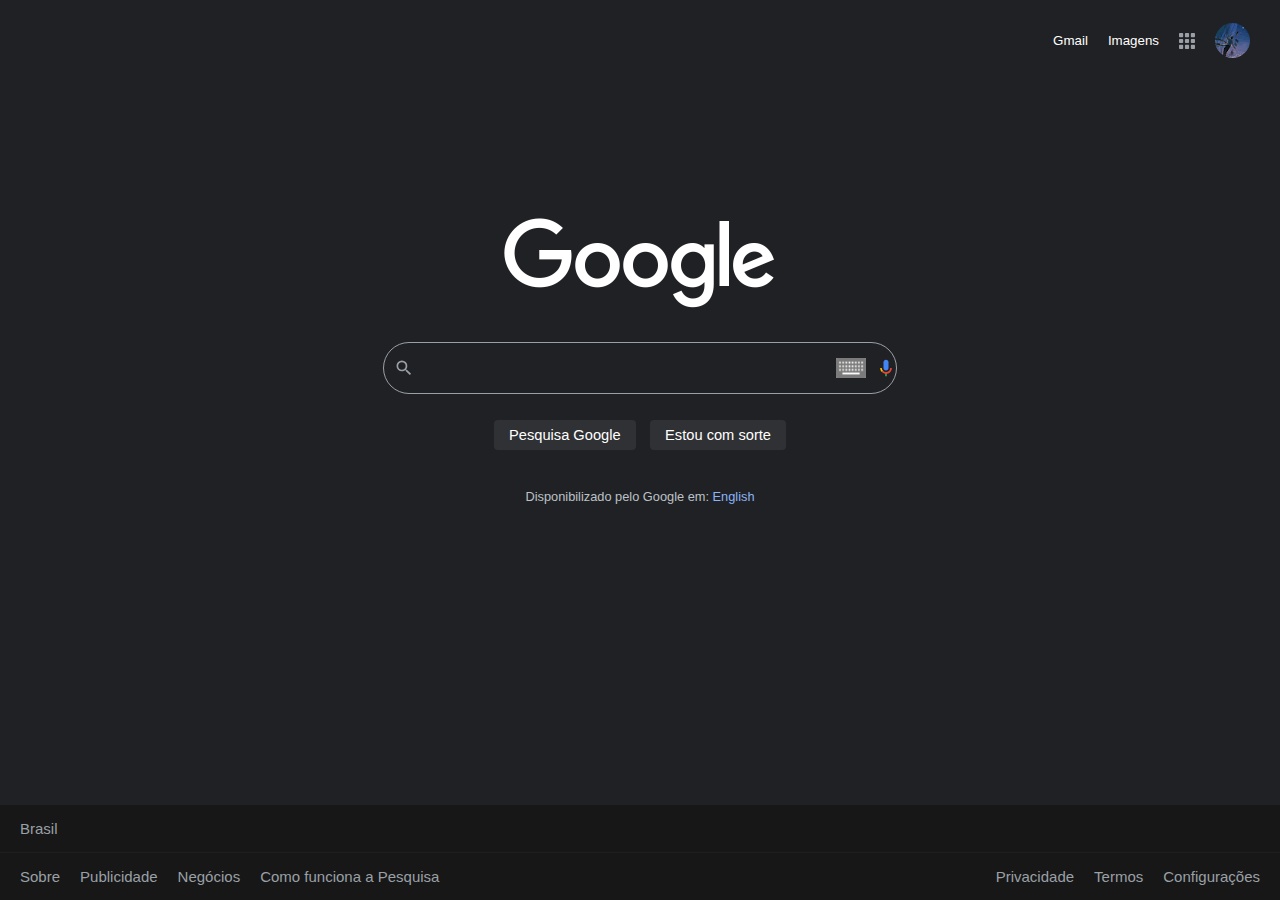
<file: google-homepage-clone/index.html>
<!DOCTYPE html>
<html>
<head>
    <meta charset='utf-8'>
    <meta http-equiv='X-UA-Compatible' content='IE=edge'>
    <title>Google</title>
    <meta name='viewport' content='width=device-width, initial-scale=1'>
    <link rel='stylesheet' type='text/css' media='screen' href='style.css'>
</head>
<body>
    <div class="app">
        <div class="top-right">
            <div class="top-tools">
                <a class="m-20" href="#">Gmail</a>
                <a class="m-20" href="#">Imagens</a>
                <img class="m-20" src="img/apps.svg">
                <img class="m-20 rounded" id="profile-picture" src="img/photo.gif">
            </div>
        </div>
        <div class="center">
            <img class="logo" src="img/logo.png">
            <div class="search-bar" id="okcool">
                <img class="icon" src="img/search-btn.svg">
                <input type="text" onfocus="selected()" onfocusout="notSelected()" id="input-pesquisa" class="input-center" maxlength="2048">
                <div class="icons-right-search"><img class="icon" id="w-d" src="img/tia.png"><img class="icon" src="img/mic.svg"></div>
            </div>
            <div class="buttons">
                <a href="#" onclick="pesquisar()" class="button">Pesquisa Google</a> <a href="#" onclick="estoucomsorte()" class="button">Estou com sorte</a>
            </div>
            <p class="disponibilizado">
                Disponibilizado pelo Google em: <span class="blue">English</span>
            </p>
        </div>
        <div class="footer">
            <div class="top">
                <p>Brasil</p>
            </div>
            <div class="separator"></div>
            <div class="bottom">
                <div class="b-l"><p>Sobre</p> <p>Publicidade</p> <p>Negócios</p> <p>Como funciona a Pesquisa</p></div>
                <div class="b-r"><p>Privacidade</p> <p>Termos</p> <p>Configurações</p></div>
            </div>
        </div>
    </div>
    <script>
        const searchbar = document.querySelector(".search-bar");
        function selected(){
            searchbar.style.backgroundColor = "#303134";
        }

        function notSelected(){
            searchbar.style.backgroundColor = "rgba(0, 0, 0, 0)";
        }

        </script>
    <script src='main.js'></script>
</body>
</html>
</file>
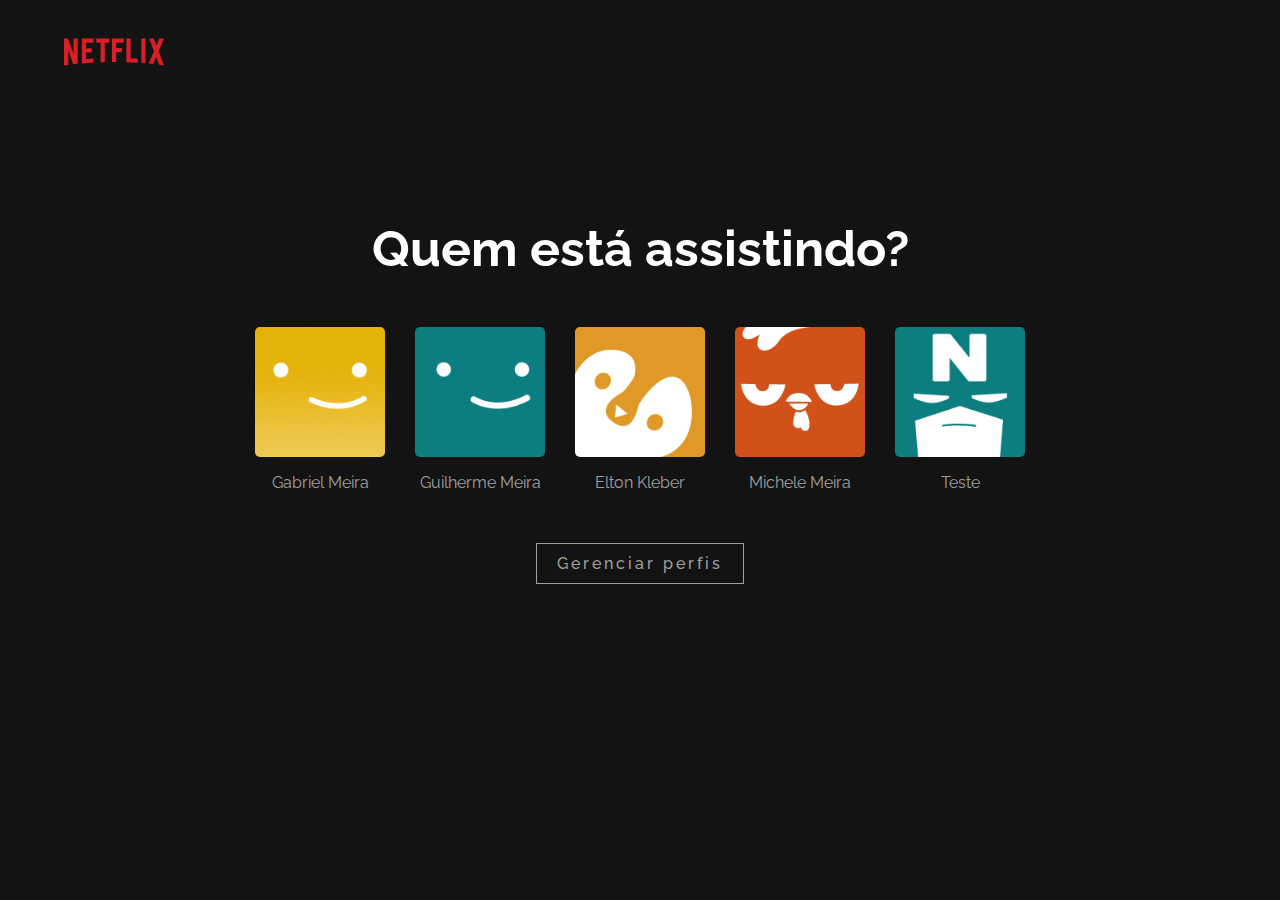
<file: netflix-clone/index.html>
<!DOCTYPE html>
<html>
<head>
    <meta charset='utf-8'>
    <meta http-equiv='X-UA-Compatible' content='IE=edge'>
    <title>Netflix</title>
    <meta name='viewport' content='width=device-width, initial-scale=1'>
    <link rel='stylesheet' type='text/css' media='screen' href='css/style.css'>

    <!-- ANIMATE -->
    <link
    rel="stylesheet"
    href="https://cdnjs.cloudflare.com/ajax/libs/animate.css/4.1.1/animate.min.css"
    />
    <!-- WEB FONTS -->
    <link rel="preconnect" href="https://fonts.googleapis.com">
    <link rel="preconnect" href="https://fonts.gstatic.com" crossorigin>
    <link href="https://fonts.googleapis.com/css2?family=Raleway&display=swap" rel="stylesheet">
</head>
<body>
    <script src="scripts/index.js"></script>
    <div class="app-main">
    <div class="app">
        <div class="logo">
            <img src="img/logo.svg" height="40px" width="100px" class="netflix-logo" alt="Netflix">
        </div>
        <div class="container animate__animated animate__zoomIn" >
            <h1 class="quote">Quem está assistindo?</h1>
        <div class="profiles">
            <div class="profiles-cards">
                <a id="pf-1" onclick="selectUser(1)">
                    <div class="profile-card" id="c1">
                    <div class="p-i profile-icon-1"></div>
                    <p class="profile-name" id="us1">User 1</p>
                </div></a>
                <a id="pf-2" onclick="selectUser(2)">
                    <div class="profile-card" id="c2">
                    <div class="p-i profile-icon-2"></div>
                    <p class="profile-name" id="us2">User 2</p>
                </div></a>
                <a id="pf-3" onclick="selectUser(3)">
                    <div class="profile-card" id="c3">
                    <div class="p-i profile-icon-3"></div>
                    <p class="profile-name" id="us3">User 3</p>
                </div></a>
                <a id="pf-4" onclick="selectUser(4)">
                    <div class="profile-card" id="c4">
                    <div class="p-i profile-icon-4"></div>
                    <p class="profile-name" id="us4">User 4</p>
                </div></a>
                <a id="pf-5" onclick="selectUser(5)">
                    <div class="profile-card" id="c5">
                    <div class="p-i profile-icon-5"></div>
                    <p class="profile-name" id="us5">User 5</p>
                </div></a>
            </div>
        </div>

        <a href="gerenciar-perfis.html" class="btn-entrar">Gerenciar perfis</a>
    </div>
    </div>
    </div>
</div>

<script src="scripts/profilesettings.js"></script>
</body>
</html>
</file>
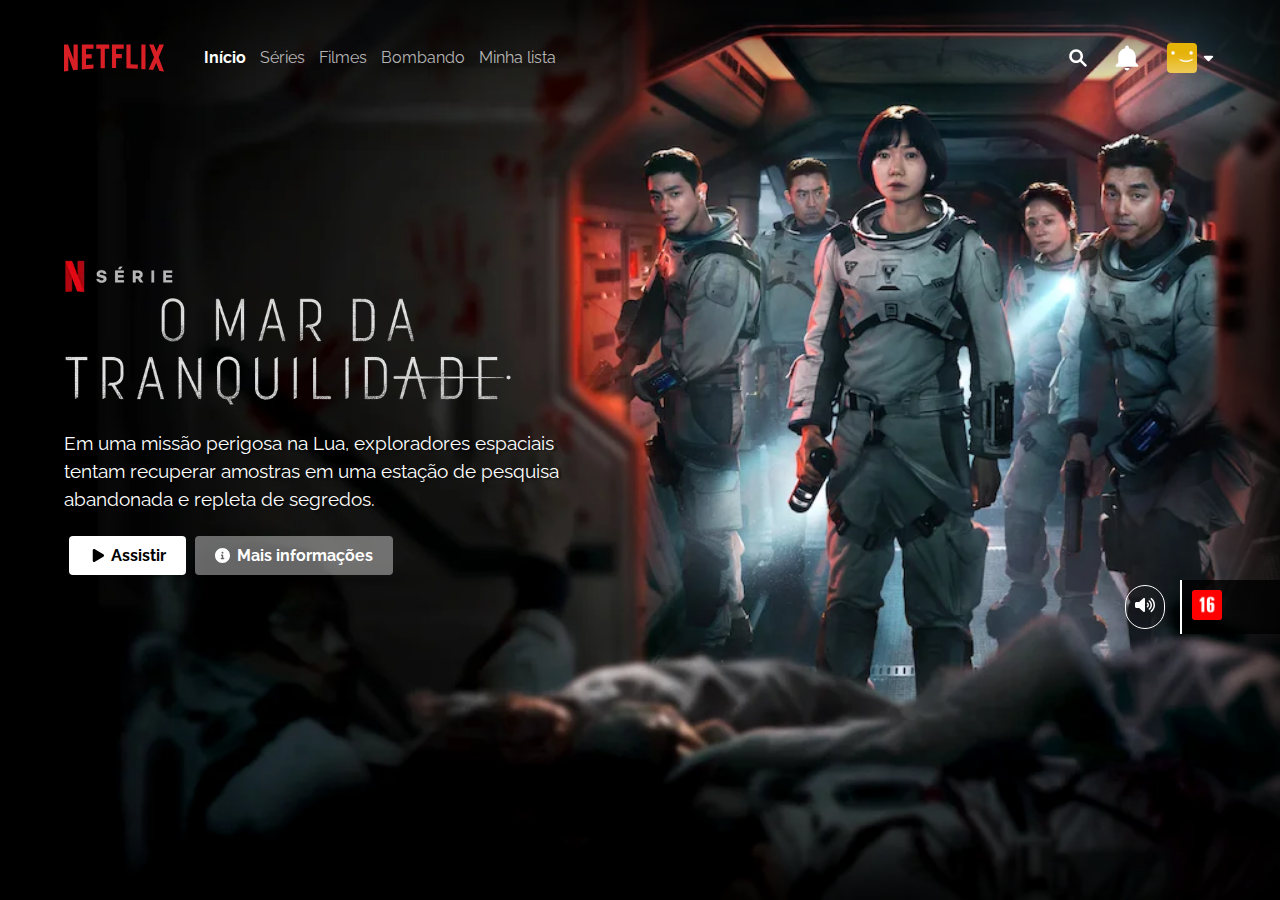
<file: netflix-clone/app.html>
<!DOCTYPE html>
<html>
<head>
    <meta charset='utf-8'>
    <meta http-equiv='X-UA-Compatible' content='IE=edge'>
    <title>Netflix</title>
    <meta name='viewport' content='width=device-width, initial-scale=1'>
    <link rel='stylesheet' type='text/css' media='screen' href='css/style.css'>

    <!-- ANIMATE -->
    <link
    rel="stylesheet"
    href="https://cdnjs.cloudflare.com/ajax/libs/animate.css/4.1.1/animate.min.css"
    />
    <!-- WEB FONTS -->
    <link rel="preconnect" href="https://fonts.googleapis.com">
    <link rel="preconnect" href="https://fonts.gstatic.com" crossorigin>
    <link href="https://fonts.googleapis.com/css2?family=Raleway&display=swap" rel="stylesheet">
</head>
<script src='scripts/app-index.js'></script>
<body class="animate__animated animate__fadeIn" onload="checkandchange()">
    <div class="banner-main" id="b-m">
    <div class="app-main">
    <nav class="navbar">
        <div class="left">
            <img src="img/logo.svg" height="40px" width="100px" class="netflix-logo" alt="Netflix">
            <div class="nav-menu">
                <ul>
                    <li><a href="#" id="active">Início</a></li>
                    <li><a href="#">Séries</a></li>
                    <li><a href="#">Filmes</a></li>
                    <li><a href="#">Bombando</a></li>
                    <li><a href="#">Minha lista</a></li>
                </ul>
            </div>
        </div>
        <div class="right">
        <div class="icon-area">
            <img src="img/search.svg" class="nav-icon">
        </div>
        <div class="icon-area">
            <img src="img/notification.svg" class="nav-icon">
        </div>
        <div class="icon-area">
        <div id="profile-nav" onmouseover="exitareaon()" onmouseleave="exitareaoff()">
        <a href="index.html"><img src="img/profiles/1.jpg" id="profile-icon-x" class="nav-icon rounded-icon"></a>
        <img src="img/arrow-down.svg" id="l-s" class="rotate nav-icon rounded-icon">

        <section class="exit-navbar" id="exitarea" onmouseover="exitareaon()" onmouseleave="exitareaoff()">
    <img src="img/arrow-down.svg" class="arrow-exit">
            <a onclick="profile(1)"><div class="profile-navbar">
                <img id="e-i" class="rounded-icon" src="img/profiles/1.jpg"> <p id="us1">User 1</p>
            </div></a>
            <a onclick="profile(2)"><div class="profile-navbar">
                <img id="e-i" class="rounded-icon" src="img/profiles/2.png"> <p id="us2">User 2</p>
            </div></a>
            <a onclick="profile(3)"><div class="profile-navbar">
                <img id="e-i" class="rounded-icon" src="img/profiles/3.png"> <p id="us3">User 3</p>
            </div></a>
            <a onclick="profile(4)"><div class="profile-navbar">
                <img id="e-i" class="rounded-icon" src="img/profiles/4.png"> <p id="us4">User 4</p>
            </div></a>
            <a onclick="profile(5)"><div class="profile-navbar">
                <img id="e-i" class="rounded-icon" src="img/profiles/5.png"> <p id="us5">User 5</p>
            </div></a>
            <div class="separator"></div>
            <div class="alt-buttons">
                <a href="index.html"><p>Página inicial</p></a>
                <a href="gerenciar-perfis.html"><p>Gerenciar perfis</p></a>
            </div>
        </section>
    </div>
    </div>
    </nav>
    <section class="featured-section">
        <div class="featured-logo">
            <img id="logo-featured" src="img/featured-logos/lar-doce-lar.webp">
        </div>
        <div class="featured-info">
        <p id="descricao-featured">Elas parecem perigosas, mas essas criaturas incompreendídas tem um coração de ouro - e estão saindo do cativeiro para voltar para casa.</p>
        </div>
        <div class="featured-buttons">
            <div class="button white-fill">
                <img class="icon-f" src="img/play.svg"> Assistir
            </div>
            <div class="button">
                <img class="icon-f" src="img/info.svg"> Mais informações
            </div>
        </div>
    </section>
    </div>
    <section class="right-b">
        <a onclick="mutarToggle()"><div class="volume-mute">
            <img id="volume-icon" src="img/volume.svg">
        </div></a>
        <div class="age">
            <img id="classificacao-featured" src="img/classificacao/10.png">
        </div>
    </section>
    </div>

    <script src="scripts/profilesettings.js"></script>
    <script src="scripts/randomize-images.js"></script>
</body>
</html>
</file>
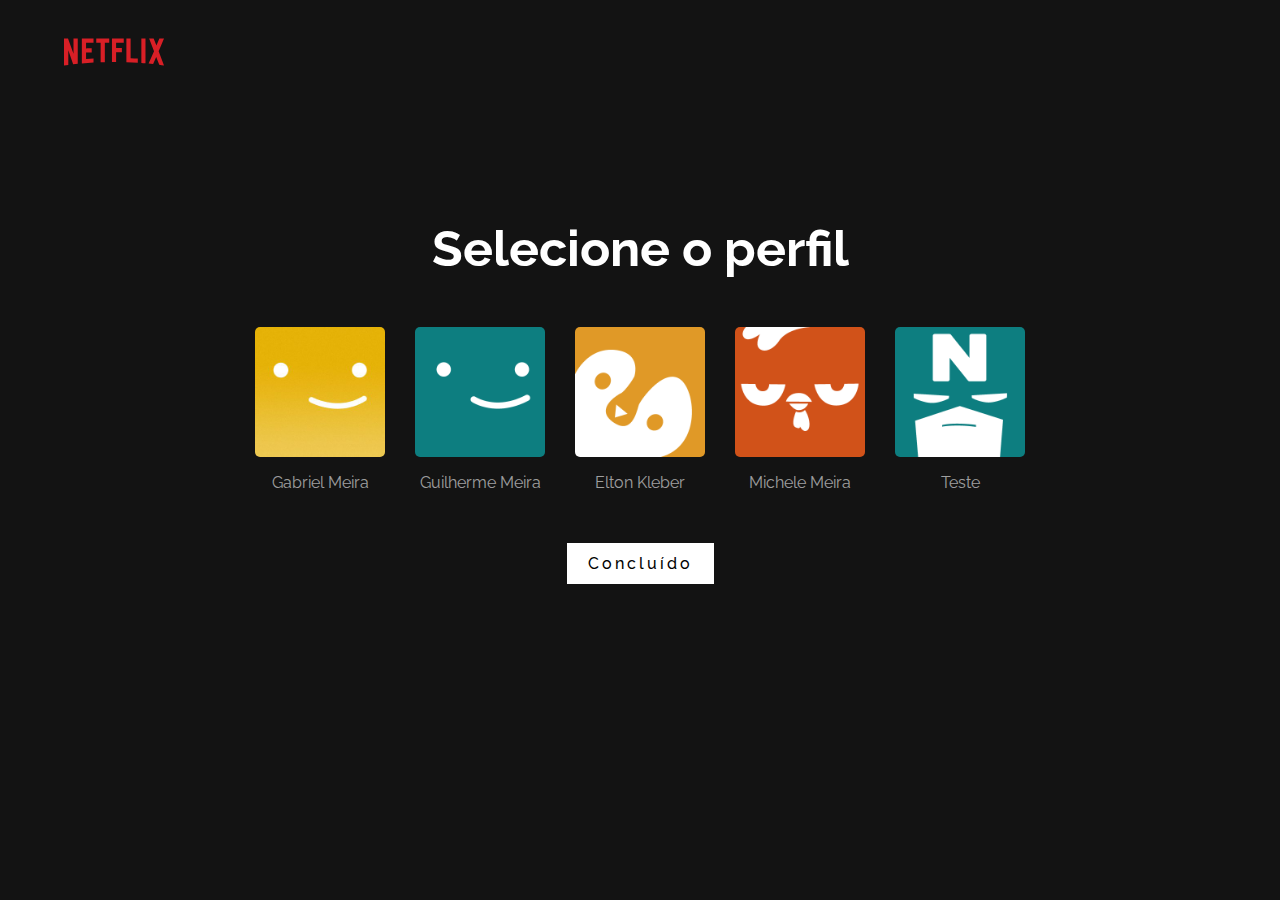
<file: netflix-clone/gerenciar-perfis.html>
<!DOCTYPE html>
<html>
<head>
    <meta charset='utf-8'>
    <meta http-equiv='X-UA-Compatible' content='IE=edge'>
    <title>Netflix</title>
    <meta name='viewport' content='width=device-width, initial-scale=1'>
    <link rel='stylesheet' type='text/css' media='screen' href='css/style.css'>

    <!-- ANIMATE -->
    <link
    rel="stylesheet"
    href="https://cdnjs.cloudflare.com/ajax/libs/animate.css/4.1.1/animate.min.css"
    />
    <!-- WEB FONTS -->
    <link rel="preconnect" href="https://fonts.googleapis.com">
    <link rel="preconnect" href="https://fonts.gstatic.com" crossorigin>
    <link href="https://fonts.googleapis.com/css2?family=Raleway&display=swap" rel="stylesheet">
</head>
<body>
    <div class="app-main">
    <div class="app">
        <div class="logo">
            <img src="img/logo.svg" height="40px" width="100px" class="netflix-logo" alt="Netflix">
        </div>
        <div class="container animate__animated animate__zoomIn" >
            <h1 class="quote">Selecione o perfil</h1>
        <div class="profiles">
            <div class="profiles-cards">
                <a id="pf-1" onclick="change(1)">
                    <div class="profile-card" id="c1">
                    <div class="p-i profile-icon-1"></div>
                    <p class="profile-name" id="us1">User 1</p>
                </div></a>
                <a id="pf-2" onclick="change(2)">
                    <div class="profile-card" id="c2">
                    <div class="p-i profile-icon-2"></div>
                    <p class="profile-name" id="us2">User 2</p>
                </div></a>
                <a id="pf-3" onclick="change(3)">
                    <div class="profile-card" id="c3">
                    <div class="p-i profile-icon-3"></div>
                    <p class="profile-name" id="us3">User 3</p>
                </div></a>
                <a id="pf-4" onclick="change(4)">
                    <div class="profile-card" id="c4">
                    <div class="p-i profile-icon-4"></div>
                    <p class="profile-name" id="us4">User 4</p>
                </div></a>
                <a id="pf-5" onclick="change(5)">
                    <div class="profile-card" id="c5">
                    <div class="p-i profile-icon-5"></div>
                    <p class="profile-name" id="us5">User 5</p>
                </div></a>
            </div>
        </div>

        <a href="index.html" class="btn-entrar white-fill">Concluído</a>
    </div>
    </div>
    </div>
</div>

<script src="scripts/profilesettings.js"></script>
<script src="scripts/sendingprofile.js"></script>
</body>
</html>
</file>
<file: google-homepage-clone/style.css>
html, body{
    margin:  0;
    padding: 0;
    background-color: #202124;
}

.app{
    height: 100%;
    width: 100%;
    font-family: 'Segoe UI', Tahoma, Geneva, Verdana, sans-serif;
    display: flex;
    flex-direction: column;
}

.top-right{
    height: 100%;
}

.top-tools{
    float: right;
    color: white;
    padding: 20px;
    align-content: center;
    display: flex;
    align-items: center;
}

#profile-picture{
    height: 35px;
    width: 35px;
}

.top-tools img{
    height: 1em;
    width: 1em;
}

.top-tools a{
    color: white;
    text-decoration: none;
    font-size: 10pt;
}

.rounded{
    border-radius: 50px;
}

.center{
    display: flex;
    flex-direction: column;
    align-items: center;
    margin-top: 15vh;
}

.icon{
    height: 20px;
    width: 20px;
}

.search-bar{
    display: flex;
    flex-direction: row;
    width: 40%;
    height: 50px;
    align-items: center;
    align-content: center;
    margin-top: 2em;
    border: #9aa0a6 1px solid;
    border-radius: 40px;
}

.search-bar:hover{
    background: #303134;
}

.input-center{
    background-color: rgba(0, 0, 0, 0);
    border: none;
    width: 75%;
    height: 40px;
    color: white;
    font-size: 15px;
    margin: 0px 1em 0px 1em
}

.input-center:focus{
    outline: none;
    caret-color: #9aa0a6;
}

#w-d{
    width: 30px;
}

.m-20{
    margin: 3px 10px 5px 10px;
}

.icon{
    margin-left: 10px;
}

.icons-right-search{
    display: flex;
}

.buttons{
    margin-top: 2em;
}

.button{
    background-color: #303134;
    border-radius: 4px;
    color: white;
    text-decoration: none;
    padding: 7px 15px 7px 15px;
    margin: 5px;
    font-size: 11pt;
}

.button:hover{
    outline:rgba(255, 255, 255, 0.4) .5px solid;
}

.disponibilizado{
    color:#bdc1c6;
    margin-top: 3.5em;
    font-size: .8em;
}

.blue{
    color: #8ab4f8;
}

.footer{
    background: #171717;
    color: #9AA0A6;
    display: flex;
    flex-direction: column;
    position:absolute;
    bottom: 0;
    width: 100vw;
    font-size: 15px;
}

.top{  
    padding-left: 20px;
}

.bottom{
    display: flex;
    flex-direction: row;
    margin-top: 0;
    
    padding-left: 20px;
}

.b-l, .b-r{
    display: flex;
    flex-direction: row;
}

.b-l{
    align-content: flex-end;
}

.b-r{
    float: right;
    margin-left: auto;
}

.bottom p{
    margin-right: 20px;
}

.separator{
    margin: 0;
    height: 80%;
    background-color:rgba(34, 34, 34, 0.603);
    height: .1vh;
}

@media screen and (max-width: 800px)
{
    .bottom{
        flex-direction: column;
        align-items: center;
    }
    .b-l, .b-r{
        flex-direction: row;
        align-content: center;
    }
    
    .b-r{
        margin: 0;
    }

    .search-bar{
        width: 67%;
    }

    .center{
        margin-top: 10vh;
    }

    .logo{
        height: 10vh;
        width: auto;
    }

}

.casa{
    width: 20px;
    height: auto;
    position: absolute;
}
</file>
<file: netflix-clone/css/style.css>
/* 1. General */ 

::selection {
    color: white;
    background-color: rgba(0, 0, 0, 0);
  }

* { 
    -moz-box-sizing: border-box; 
    -webkit-box-sizing: border-box; 
     box-sizing: border-box; 
}

.display-flex{
  display: flex;
}

html{
    overflow-x:hidden;
}

body{
    margin: 0;
    padding: 0;
    font-family: 'Raleway', sans-serif;
    width: 100%;
    height: 100%;
    background-color: #131313;
}

/* 2. Profiles Page */

.logo{
    height: 5vw;
}

.profiles{
    display: flex;
}

.profiles-cards{
    display: flex;
    flex-direction: row;
}

.profiles-cards a{
    color: white;
    text-decoration: none;
}

/* 3. Center section */

.container {
    margin-top: 7vw;
    display: flex;
    flex-direction: column;
    justify-content: center;
    align-items: center;
}

.quote{
    font-size: 50px;
    color: white;
}

.profile-card{
    margin: 15px;
    display: flex;
    flex-direction: column;
    align-items: center;
    justify-content: center;
    color: rgba(255, 255, 255, .6);
}

.profile-card:hover{
    cursor: pointer;
    color: white;
}

.profile-card a{
    color: white;
    text-decoration: none;
}

.profile-icon-1{
    background: url('../img/profiles/1.jpg');
}

.profile-icon-2{
  background: url('../img/profiles/2.png');
}

.profile-icon-3{
  background: url('../img/profiles/3.png');
}

.profile-icon-4{
  background: url('../img/profiles/4.png');
}

.profile-icon-5{
  background: url('../img/profiles/5.png');
}

.p-i{
  background-size: cover;
  height: 130px;
  width: 130px;
  border-radius: 5px;
}

.p-i:hover{
  box-shadow: 0 0 0 2px white;
}

.btn-entrar{
    color: rgba(255, 255, 255, .6);
    padding: 10px 20px 10px 20px;
    font-weight: 500;
    text-decoration: none;
    letter-spacing: 3px;
    border: solid rgba(255, 255, 255, .6) 1px;
    margin: 20px 10px 0px 10px;
}

.btn-entrar:hover{
    cursor: pointer;
    color: white; 
    border: solid white 1px;
}

  /* 4. App page */
  
  /* 5. Banner setting */
  .banner-main{
    background-repeat: no-repeat;
    height: 100vh;
    margin: 0px;
    background-size: cover;
    background-position: center;
    
    box-shadow: inset 0 0 7em 1em #000;
  }

 /* 6. Paddings and default color */
  .app-main{
    padding: 2em 4em 0 4em;
    color: white
  }

  .netflix-logo{
      margin: 0;
  }

  /* 7. Navbar */
  .nav-menu{
    display: inline-block;
    align-items: center;
  }

  .nav-menu ul{
    list-style: none;
    color: white;
    height: 100%;
  }

  .nav-menu a{
    color: rgba(255, 255, 255, .7);
    text-decoration: none;
    transition: ease-in .2s;
  }

  .nav-menu a:hover{
    color: rgba(255, 255, 255, .3);
  }

  .nav-menu li{
    display: inline-block;
    margin-right: 10px;
  }

  .navbar{
    display: flex;
  }

  /* 7.1 An active link from navbar */
  #active{
    color:rgba(255, 255, 255, 1);
    font-weight: bolder;
  }

  /* 7.2 Left side of navbar */
  .left{
    display: flex;
    align-items: center;
  }

  /* 7.3 Right side of navbar */

  .right{
    margin-left: auto;
    float: right;
    display: flex;
    align-items: center;
  }

  #l-s{
    height: 15px;
    width: 15px;
    margin: 0;
  }

  .nav-icon{
    height: 30px;
    width: 30px;
    margin: .6em;
    vertical-align: middle;
  }

  #profile-nav{
    margin-left: 15px;
  }
  #profile-nav img{
    margin: 0px;
  }

  .rounded-icon{
    border-radius: 4px;
  }

  /* 8.Featured section start */
  .featured-section{
    margin-top: 9em;
  }

  .featured-logo img{
    height: auto;
    width: 35vw;
  }

  .featured-info p{
    width: 40vw;
    line-height: 1.5em;
    font-size: 14pt;
    text-shadow: 3px 1px 2px rgba(0 , 0, 0, .6);
  }

  /* 9. Buttons */

  .featured-buttons{
    display: flex;
  }
  
  
  .button{
      background:rgba(255, 255, 255, .4);
      margin: .3em;
      padding: 10px 20px 10px 20px;
      font-weight: bolder;
      border-radius: 4px;
  }
  .button{
    display: flex;
    align-items: center;
  }
  
  .button:hover{
      cursor: pointer;
  }

  .white-fill{
      background-color: white;
      color: black;
      transition: ease .2s;
  }

  .white-fill:hover{
      background-color: #CB0000;
      color: white;
  }

  .white-fill img{
      fill: white;
  }

  .icon-f{
      height: 15px;
      width: 15px;
      margin-right: 7px;
      vertical-align: middle;
  }

  .right-b{
    margin-left: auto;
    float: right;
    display: flex;
    align-items: center;
  }

  .right-b img{
      margin: 10px;
  }

  .age{
      background-color: rgba(0 , 0, 0, .8);
      padding-right: 3em;
      border-left: 2px solid white;
  }

  .age img{
      height: 30px;
  }
  
  .volume-mute{
    border: 1.5px solid white;
    border-radius: 50px;
    padding: 2px;
    margin-right: 15px;
  }
  
  .volume-mute img{
      height: 20px;
      width: 20px;
      margin: 7px;
  }

  .volume-mute:hover{
      cursor: pointer;
  }

  .rotate{
    -webkit-transition: -webkit-transform 367ms cubic-bezier(.21,0,.07,1);
    transition: -webkit-transform 367ms cubic-bezier(.21,0,.07,1);
    -o-transition: -o-transform 367ms cubic-bezier(.21,0,.07,1);
    -moz-transition: transform 367ms cubic-bezier(.21,0,.07,1),-moz-transform 367ms cubic-bezier(.21,0,.07,1);
    transition: transform 367ms cubic-bezier(.21,0,.07,1);
    transition: transform 367ms cubic-bezier(.21,0,.07,1),-webkit-transform 367ms cubic-bezier(.21,0,.07,1),-moz-transform 367ms cubic-bezier(.21,0,.07,1),-o-transform 367ms cubic-bezier(.21,0,.07,1);
  }

  .rotate:hover{
    cursor:pointer;
  }

  .exit-navbar{
    position: absolute;
    display: flex;
    flex-direction: column;
    left:auto;
    right: 80px;
    width: 12em;
    background: rgba(0 , 0, 0, .8);
    margin-top: 20px;
    border: 1px white solid;
    transition:visibility 0.4s linear,opacity 0.4s linear;
    opacity: 0;
  }

  .profile-navbar{
    display: flex;
    flex-direction: row;
    align-items: center;
    padding: 5px 10px 5px 10px;
    margin: 0px;
  }

  .profile-navbar:hover{
    cursor: pointer;
  }

  .profile-navbar img{
    height: 25px;
    width: auto;
  }

  .profile-navbar{
    font-size: 10pt;
  }

  .alt-buttons{
    margin: 20px;
    font-weight: bolder;
  }

  .alt-buttons a{
    color: white;
    text-decoration: none;
    font-size: 10pt;
  }
  
  .separator{
    background-color: white;
    height: 1px;
    width: 100%;
  }
  #e-i{
    margin-right: 20px !important;
  }

  .arrow-exit{
    transform: rotate(180deg);
    height: 1.5em;
    width: auto;
    position: absolute;
    top:-.9em;
    left: 87%;
  }

  .input{
    background-color:#666;
    border: none;
    padding: 10px 20px 10px 20px;
    margin: 30px;
    width: 50%;
    height: 70px;
    font-size: 12pt;
    caret-color: white;
    color: white;
  }

  .input{
    box-shadow: 2px 2px 2px 2px rgba(0 , 0, 0, .1);
  }

  .input:focus{
    outline: none;
  }

  /* MOBILE */ 


@media only screen and (max-width: 700px) {
    .nav-menu{
        display: none;
    }

    .featured-section{
      margin-top: 10vh;
    }

    .featured-info p{
        width: 60vw;
        line-height: 1.5em;
        font-size: 12pt;

    }

    .featured-buttons{
      width: 100%;
    }

    .icon-f{
      display: none;
    }

    .right-b{
        margin-top: 10vh;
    }

    .rotate{
      display: none;
    }

    .featured-logo img{
      height: auto;
      width: 70vw;
    }
  }
</file>
